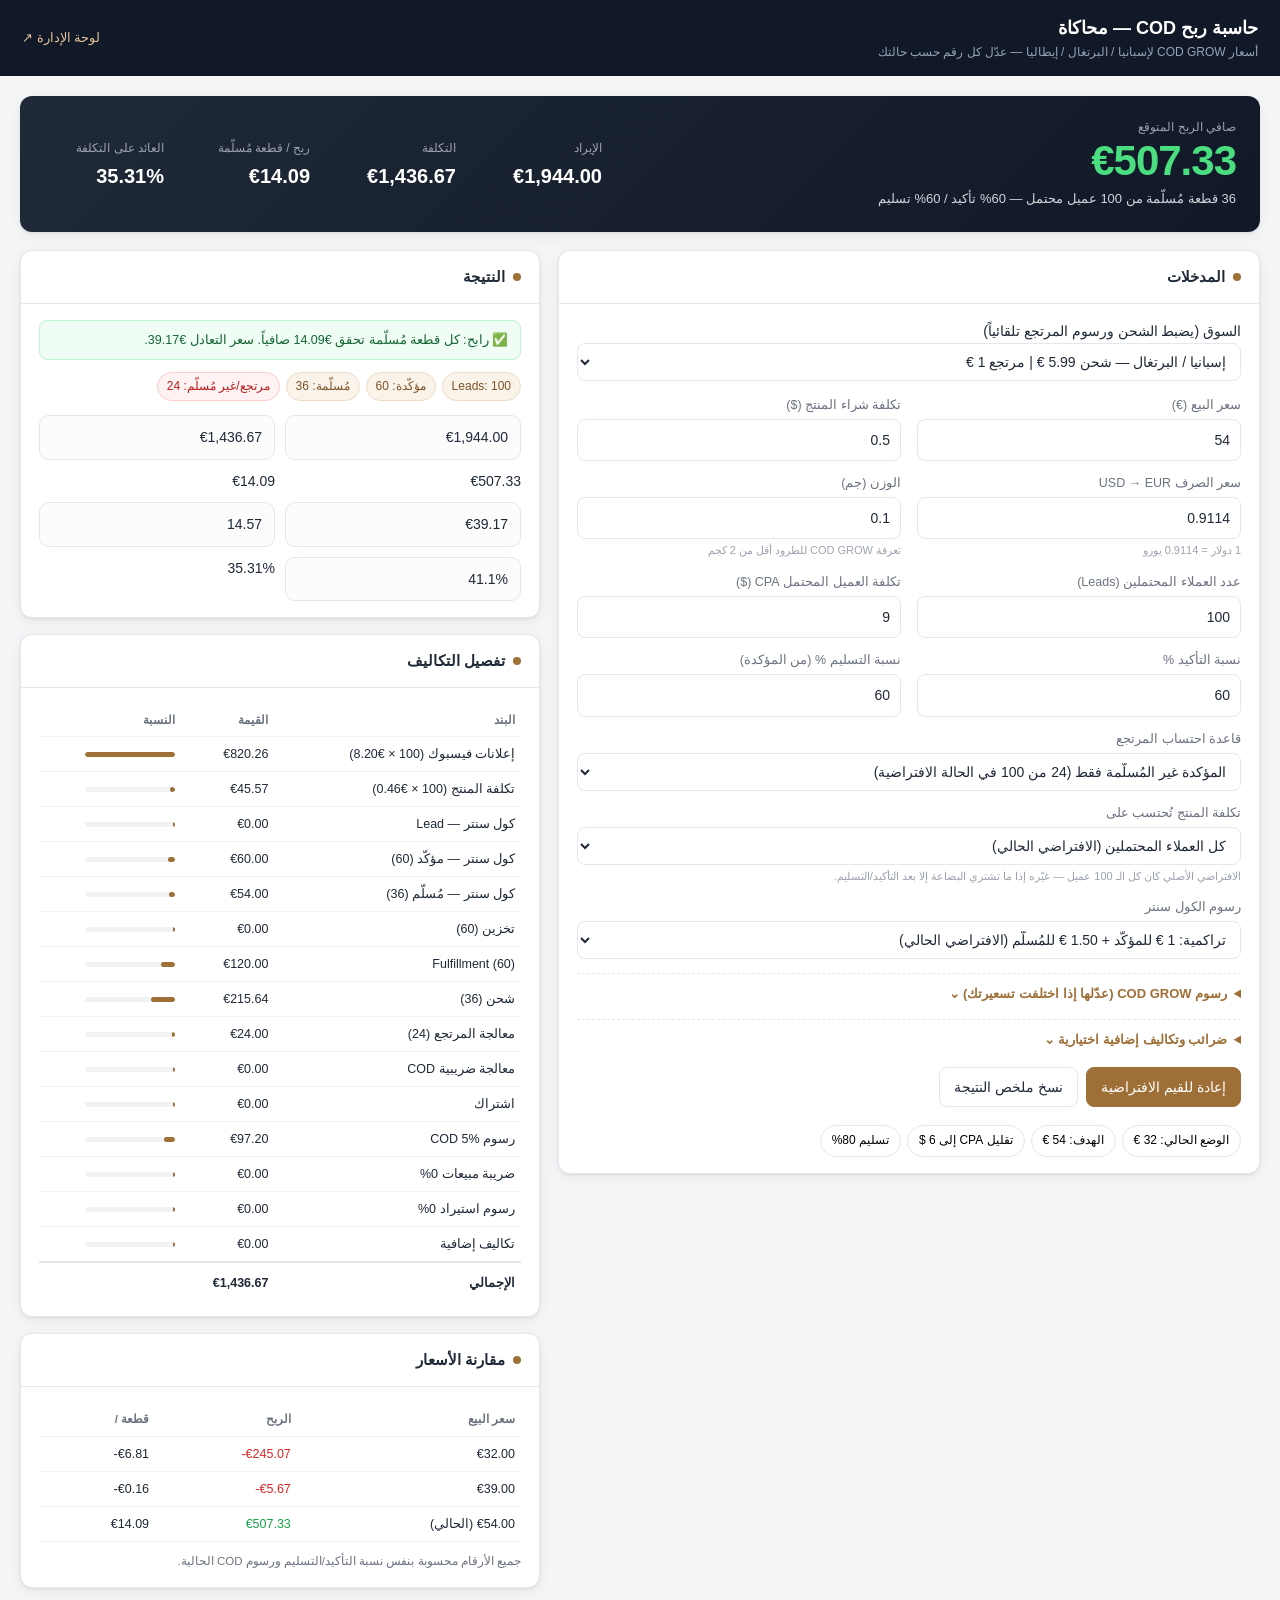
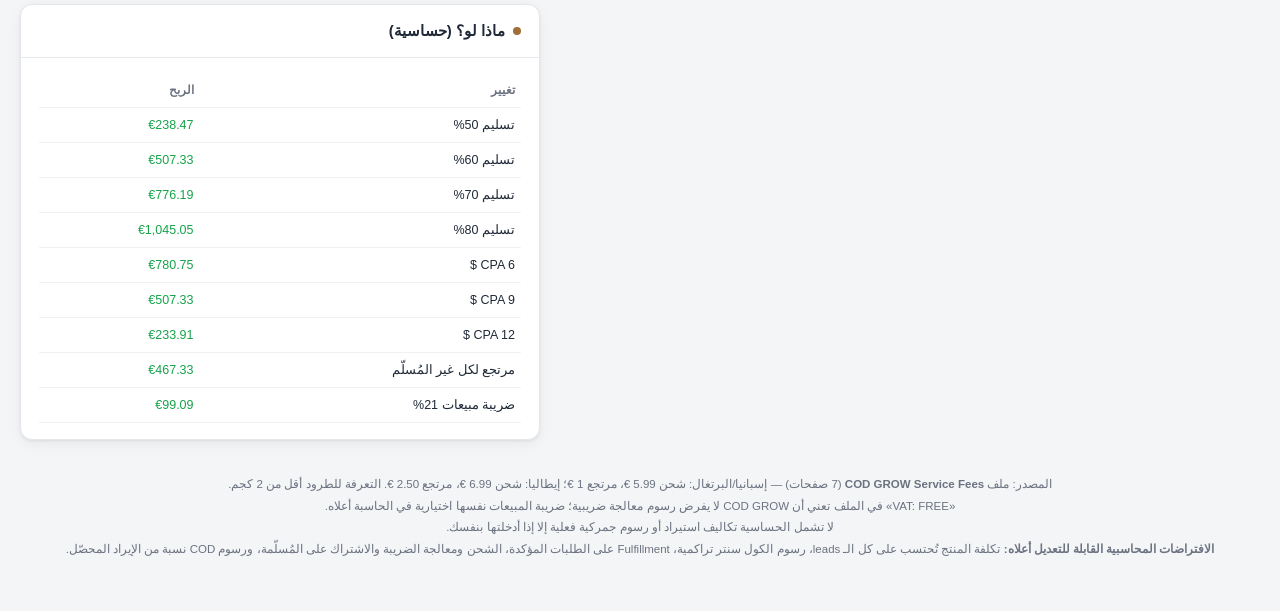
<file: admin/accounts.html>
<!DOCTYPE html>
<html lang="ar" dir="rtl">
<head>
<meta charset="utf-8">
<meta name="viewport" content="width=device-width, initial-scale=1">
<title>حاسبة ربح COD | متجر أوروبي</title>
<style>
:root{
  --bg:#f4f5f7; --panel:#fff; --border:#e5e7eb; --text:#1f2937; --muted:#6b7280;
  --accent:#9f6f38; --accent-2:#ca9d68; --accent-bg:#faf3ea;
  --danger:#dc2626; --danger-bg:#fef2f2; --ok:#16a34a; --ok-bg:#f0fdf4;
  --warn:#d97706; --warn-bg:#fffbeb; --sidebar:#111827; --radius:12px;
  --shadow:0 1px 3px rgba(0,0,0,.07),0 4px 14px rgba(0,0,0,.05);
}
*{box-sizing:border-box}
html,body{margin:0;padding:0}
body{font-family:"Segoe UI","Tajawal",Tahoma,Arial,sans-serif;background:var(--bg);color:var(--text);font-size:14px;line-height:1.6}
a{color:var(--accent)}
button{font:inherit;cursor:pointer}
input,select{font:inherit;color:inherit}
.topbar{background:var(--sidebar);color:#fff;padding:14px 22px;display:flex;align-items:center;gap:14px;flex-wrap:wrap}
.topbar h1{font-size:18px;margin:0}
.topbar p{margin:0;color:#94a3b8;font-size:12px}
.topbar .spacer{flex:1}
.topbar a{color:#e2c39b;font-size:13px;text-decoration:none}
.wrap{max-width:1280px;margin:0 auto;padding:20px}
.hero{background:linear-gradient(135deg,#1f2937,#111827);color:#fff;border-radius:var(--radius);padding:22px 24px;display:flex;gap:26px;align-items:center;flex-wrap:wrap;box-shadow:var(--shadow)}
.hero .main{min-width:240px}
.hero .label{color:#9ca3af;font-size:12px}
.hero .big{font-size:42px;font-weight:800;letter-spacing:-1px;line-height:1.15}
.hero .big.pos{color:#4ade80}.hero .big.neg{color:#f87171}
.hero .sub{color:#d1d5db;font-size:13px;margin-top:4px}
.hero .mini{display:flex;gap:26px;flex-wrap:wrap;margin-inline-start:auto}
.hero .mini div{min-width:120px}
.hero .mini b{display:block;font-size:20px;margin-top:2px}
.layout{display:grid;grid-template-columns:minmax(0,1.35fr) minmax(340px,1fr);gap:18px;margin-top:18px;align-items:start}
.card{background:var(--panel);border:1px solid var(--border);border-radius:var(--radius);box-shadow:var(--shadow);margin-bottom:16px}
.card>h2{font-size:15px;padding:14px 18px;border-bottom:1px solid var(--border);margin:0;display:flex;align-items:center;gap:8px}
.card>h2 .dot{width:8px;height:8px;border-radius:50%;background:var(--accent)}
.card .body{padding:16px 18px}
.grid{display:grid;grid-template-columns:repeat(2,minmax(0,1fr));gap:12px 16px}
.field label{display:block;font-size:12.5px;color:var(--muted);margin-bottom:4px}
.field .hint{font-size:11px;color:#9ca3af;margin-top:3px}
input[type=number],select{width:100%;padding:9px 10px;border:1px solid var(--border);border-radius:8px;background:#fff;outline:none}
input[type=number]:focus,select:focus{border-color:var(--accent);box-shadow:0 0 0 3px var(--accent-bg)}
.full{grid-column:1/-1}
details{margin-top:14px;border-top:1px dashed var(--border);padding-top:10px}
summary{cursor:pointer;color:var(--accent);font-size:13px;font-weight:600}
.actions{display:flex;gap:8px;margin-top:16px;flex-wrap:wrap}
.btn{border:1px solid var(--border);background:#fff;border-radius:8px;padding:8px 14px;color:var(--text)}
.btn.primary{background:var(--accent);color:#fff;border-color:var(--accent)}
.btn:hover{filter:brightness(.97)}
.kpis{display:grid;grid-template-columns:repeat(2,1fr);gap:10px}
.kpi{border:1px solid var(--border);border-radius:10px;padding:10px 12px;background:#fcfcfd}
.kpi span{display:block;font-size:11.5px;color:var(--muted)}
.kpi b{display:block;font-size:17px;margin-top:2px}
.kpi b.pos,.kpi.pos b{color:var(--ok)}.kpi b.neg,.kpi.neg b{color:var(--danger)}
.funnel{display:flex;gap:6px;flex-wrap:wrap;font-size:12px}
.funnel span{background:var(--accent-bg);border:1px solid #ecdcc8;color:#7c5327;padding:4px 9px;border-radius:20px}
.funnel span.bad{background:var(--danger-bg);border-color:#fecaca;color:#b91c1c}
table{width:100%;border-collapse:collapse;font-size:12.5px}
th,td{padding:7px 6px;border-bottom:1px solid #f0f1f3;text-align:start}
th{color:var(--muted);font-weight:600;font-size:11.5px}
td.n,th.n{text-align:end;direction:ltr;unicode-bidi:isolate;font-variant-numeric:tabular-nums}
.bar{height:5px;background:var(--accent);border-radius:3px;min-width:2px}
.barwrap{background:#f1f2f4;border-radius:3px;width:90px;height:5px;overflow:hidden}
tr.total td{font-weight:700;border-top:2px solid var(--border);border-bottom:none;padding-top:10px}
.note{font-size:11.5px;color:var(--muted);margin:10px 0 0;line-height:1.7}
.alert{border-radius:8px;padding:9px 12px;font-size:12.5px;margin-bottom:12px}
.alert.warn{background:var(--warn-bg);border:1px solid #fde68a;color:#92400e}
.alert.ok{background:var(--ok-bg);border:1px solid #bbf7d0;color:#166534}
.alert.bad{background:var(--danger-bg);border:1px solid #fecaca;color:#991b1b}
.chips{display:flex;gap:6px;flex-wrap:wrap;margin-top:10px}
.chip{border:1px solid var(--border);background:#fff;border-radius:20px;padding:5px 11px;font-size:12px}
.chip:hover{border-color:var(--accent);color:var(--accent)}
footer{color:var(--muted);font-size:11.5px;text-align:center;padding:18px 10px 30px;line-height:1.9}
@media(max-width:900px){.layout{grid-template-columns:1fr}.hero .mini{margin-inline-start:0}}
</style>
</head>
<body>
<header class="topbar">
  <div><h1>حاسبة ربح COD — محاكاة</h1><p>أسعار COD GROW لإسبانيا / البرتغال / إيطاليا — عدّل كل رقم حسب حالتك</p></div>
  <div class="spacer"></div>
  <a href="../admin/" target="_blank">لوحة الإدارة ↗</a>
</header>

<main class="wrap">
  <section class="hero">
    <div class="main">
      <div class="label">صافي الربح المتوقع</div>
      <div class="big" id="profitBig">—</div>
      <div class="sub" id="profitSub">—</div>
    </div>
    <div class="mini">
      <div><span class="label">الإيراد</span><b id="revenueMini">—</b></div>
      <div><span class="label">التكلفة</span><b id="costMini">—</b></div>
      <div><span class="label">ربح / قطعة مُسلّمة</span><b id="perMini">—</b></div>
      <div><span class="label">العائد على التكلفة</span><b id="roiMini">—</b></div>
    </div>
  </section>

  <div class="layout">
    <section>
      <div class="card">
        <h2><span class="dot"></span> المدخلات</h2>
        <div class="body">
          <div class="full" style="margin-bottom:14px">
            <label for="market">السوق (يضبط الشحن ورسوم المرتجع تلقائياً)</label>
            <select id="market">
              <option value="es">إسبانيا / البرتغال — شحن 5.99 € | مرتجع 1 €</option>
              <option value="it">إيطاليا — شحن 6.99 € | مرتجع 2.50 €</option>
            </select>
          </div>
          <div class="grid">
            <div class="field"><label for="price">سعر البيع (€)</label><input type="number" id="price" value="54" min="0" step="0.01"></div>
            <div class="field"><label for="cost">تكلفة شراء المنتج ($)</label><input type="number" id="cost" value="0.5" min="0" step="0.01"></div>
            <div class="field"><label for="rate">سعر الصرف USD → EUR</label><input type="number" id="rate" value="0.9114" min="0" step="0.0001"><div class="hint">1 دولار = 0.9114 يورو</div></div>
            <div class="field"><label for="weight">الوزن (جم)</label><input type="number" id="weight" value="0.1" min="0" step="0.1"><div class="hint">تعرفة COD GROW للطرود أقل من 2 كجم</div></div>
            <div class="field"><label for="leads">عدد العملاء المحتملين (Leads)</label><input type="number" id="leads" value="100" min="0" step="1"></div>
            <div class="field"><label for="cpa">تكلفة العميل المحتمل CPA ($)</label><input type="number" id="cpa" value="9" min="0" step="0.01"></div>
            <div class="field"><label for="conf">نسبة التأكيد %</label><input type="number" id="conf" value="60" min="0" max="100" step="1"></div>
            <div class="field"><label for="deliv">نسبة التسليم % (من المؤكدة)</label><input type="number" id="deliv" value="60" min="0" max="100" step="1"></div>
            <div class="field full"><label for="returnMode">قاعدة احتساب المرتجع</label>
              <select id="returnMode">
                <option value="confirmed">المؤكدة غير المُسلّمة فقط (24 من 100 في الحالة الافتراضية)</option>
                <option value="all">كل طلبات غير المُسلّمة (64 من 100 في الحالة الافتراضية)</option>
              </select>
            </div>
            <div class="field full"><label for="costBasis">تكلفة المنتج تُحتسب على</label>
              <select id="costBasis">
                <option value="all">كل العملاء المحتملين (الافتراضي الحالي)</option>
                <option value="confirmed">الطلبات المؤكدة فقط</option>
                <option value="delivered">الطلبات المُسلّمة فقط</option>
              </select>
              <div class="hint">الافتراضي الأصلي كان كل الـ 100 عميل — غيّره إذا ما تشتري البضاعة إلا بعد التأكيد/التسليم.</div>
            </div>
            <div class="field full"><label for="ccMode">رسوم الكول سنتر</label>
              <select id="ccMode">
                <option value="cumulative">تراكمية: 1 € للمؤكّد + 1.50 € للمُسلّم (الافتراضي الحالي)</option>
                <option value="deliveredOnly">غير تراكمية: 1.50 € للمُسلّم فقط بدل رسوم المؤكّد</option>
              </select>
            </div>
          </div>

          <details>
            <summary>رسوم COD GROW (عدّلها إذا اختلفت تسعيرتك) ⌄</summary>
            <div class="grid" style="margin-top:12px">
              <div class="field"><label for="ccLead">كول سنتر — Lead (€)</label><input type="number" id="ccLead" value="0" min="0" step="0.01"></div>
              <div class="field"><label for="ccConf">كول سنتر — مؤكّد (€)</label><input type="number" id="ccConf" value="1" min="0" step="0.01"></div>
              <div class="field"><label for="ccDeliv">كول سنتر — مُسلّم (€)</label><input type="number" id="ccDeliv" value="1.5" min="0" step="0.01"></div>
              <div class="field"><label for="storage">تخزين (€ / مؤكّد)</label><input type="number" id="storage" value="0" min="0" step="0.01"></div>
              <div class="field"><label for="fulfill">Fulfillment (€ / مؤكّد)</label><input type="number" id="fulfill" value="2" min="0" step="0.01"></div>
              <div class="field"><label for="shipping">شحن (€ / مُسلّم)</label><input type="number" id="shipping" value="5.99" min="0" step="0.01"></div>
              <div class="field"><label for="retFee">معالجة المرتجع (€ / طلب)</label><input type="number" id="retFee" value="1" min="0" step="0.01"></div>
              <div class="field"><label for="codPct">رسوم COD % من الإيراد</label><input type="number" id="codPct" value="5" min="0" max="100" step="0.1"></div>
              <div class="field"><label for="vatHandle">معالجة ضريبية COD (€ / مُسلّم)</label><input type="number" id="vatHandle" value="0" min="0" step="0.01"></div>
              <div class="field"><label for="sub">اشتراك (€ / مُسلّم)</label><input type="number" id="sub" value="0" min="0" step="0.01"></div>
            </div>
          </details>

          <details>
            <summary>ضرائب وتكاليف إضافية اختيارية ⌄</summary>
            <div class="grid" style="margin-top:12px">
              <div class="field"><label for="vat">ضريبة مبيعات % (إسبانيا 21 / إيطاليا 22 / البرتغال 23)</label><input type="number" id="vat" value="0" min="0" max="100" step="0.1"><div class="hint">اتركها 0 إذا كان السعر شاملاً ولا تريد احتسابها</div></div>
              <div class="field"><label for="duty">رسوم استيراد % من الإيراد</label><input type="number" id="duty" value="0" min="0" max="100" step="0.1"></div>
              <div class="field full"><label for="extra">تكاليف ثابتة أخرى (€)</label><input type="number" id="extra" value="0" min="0" step="0.01"></div>
            </div>
          </details>

          <div class="actions">
            <button class="btn primary" id="reset">إعادة للقيم الافتراضية</button>
            <button class="btn" id="copy">نسخ ملخص النتيجة</button>
            <div class="chips">
              <button class="chip" data-preset="base">الوضع الحالي: 32 €</button>
              <button class="chip" data-preset="target">الهدف: 54 €</button>
              <button class="chip" data-preset="cpa6">تقليل CPA إلى 6 $</button>
              <button class="chip" data-preset="d80">تسليم 80%</button>
            </div>
          </div>
        </div>
      </div>
    </section>

    <aside>
      <div class="card"><h2><span class="dot"></span> النتيجة</h2><div class="body">
        <div id="alert"></div>
        <div class="funnel" id="funnel"></div>
        <div class="kpis" style="margin-top:14px">
          <div class="kpi" id="k-revenue"><span>الإيراد</span><b>—</b></div>
          <div class="kpi" id="k-cost"><span>إجمالي التكلفة</span><b>—</b></div>
          <div class="kpi" id="k-profit"><span>صافي الربح</span><b>—</b></div>
          <div class="kpi" id="k-per"><span>ربح / قطعة مُسلّمة</span><b>—</b></div>
          <div class="kpi" id="k-be"><span>سعر التعادل</span><b>—</b></div>
          <div class="kpi" id="k-beCpa"><span>CPA التعادل ($)</span><b>—</b></div>
          <div class="kpi" id="k-beDeliv"><span>تسليم مطلوب للتعادل</span><b>—</b></div>
          <div class="kpi" id="k-roi"><span>العائد على التكلفة</span><b>—</b></div>
        </div>
      </div></div>

      <div class="card"><h2><span class="dot"></span> تفصيل التكاليف</h2><div class="body">
        <table><thead><tr><th>البند</th><th class="n">القيمة</th><th>النسبة</th></tr></thead><tbody id="breakdown"></tbody></table>
      </div></div>

      <div class="card"><h2><span class="dot"></span> مقارنة الأسعار</h2><div class="body">
        <table><thead><tr><th>سعر البيع</th><th class="n">الربح</th><th class="n">/ قطعة</th></tr></thead><tbody id="priceTable"></tbody></table>
        <p class="note">جميع الأرقام محسوبة بنفس نسبة التأكيد/التسليم ورسوم COD الحالية.</p>
      </div></div>

      <div class="card"><h2><span class="dot"></span> ماذا لو؟ (حساسية)</h2><div class="body">
        <table><thead><tr><th>تغيير</th><th class="n">الربح</th></tr></thead><tbody id="sensTable"></tbody></table>
      </div></div>
    </aside>
  </div>

  <footer>
    المصدر: ملف <b>COD GROW Service Fees</b> (7 صفحات) — إسبانيا/البرتغال: شحن 5.99 €، مرتجع 1 €؛ إيطاليا: شحن 6.99 €، مرتجع 2.50 €. التعرفة للطرود أقل من 2 كجم.<br>
    «VAT: FREE» في الملف تعني أن COD GROW لا يفرض رسوم معالجة ضريبية؛ ضريبة المبيعات نفسها اختيارية في الحاسبة أعلاه.<br>
    لا تشمل الحساسية تكاليف استيراد أو رسوم جمركية فعلية إلا إذا أدخلتها بنفسك.<br>
    <b>الافتراضات المحاسبية القابلة للتعديل أعلاه:</b> تكلفة المنتج تُحتسب على كل الـ leads، رسوم الكول سنتر تراكمية، Fulfillment على الطلبات المؤكدة، الشحن ومعالجة الضريبة والاشتراك على المُسلّمة، ورسوم COD نسبة من الإيراد المحصّل.
  </footer>
</main>

<script>
(function(){
  'use strict';
  const $ = id => document.getElementById(id);
  const MARKETS = {
    es:{shipping:5.99, retFee:1},
    it:{shipping:6.99, retFee:2.5}
  };
  const FIELDS = ['price','cost','rate','weight','leads','cpa','conf','deliv','ccLead','ccConf','ccDeliv','storage','fulfill','shipping','retFee','codPct','vatHandle','sub','vat','duty','extra'];
  const DEFAULTS = {price:54,cost:0.5,rate:0.9114,weight:0.1,leads:100,cpa:9,conf:60,deliv:60,ccLead:0,ccConf:1,ccDeliv:1.5,storage:0,fulfill:2,shipping:5.99,retFee:1,codPct:5,vatHandle:0,sub:0,vat:0,duty:0,extra:0,market:'es',returnMode:'confirmed',costBasis:'all',ccMode:'cumulative'};
  const v = id => { const n = parseFloat($(id).value); return Number.isFinite(n) ? n : 0; };
  const money = n => (n<0?'-':'')+'€'+Math.abs(n).toLocaleString('en-US',{minimumFractionDigits:2,maximumFractionDigits:2});
  const num = n => n.toLocaleString('en-US',{maximumFractionDigits:2});
  const pct = n => (n*100).toLocaleString('en-US',{maximumFractionDigits:1})+'%';
  const set = (id,text,cls) => {
    const el=$(id); el.textContent=text;
    if(cls){ const target=el.querySelector('b')||el; target.className=cls; }
  };

  function calc(o){
    const rate=o.rate||1;
    const leads=o.leads, confirmed=leads*o.conf/100, delivered=confirmed*o.deliv/100;
    const notDelivConfirmed=confirmed-delivered, nonDeliveredAll=leads-delivered;
    const returnCount = o.returnMode==='all' ? nonDeliveredAll : notDelivConfirmed;
    const revenue=delivered*o.price;
    const variablePct=(o.codPct+o.vat+o.duty)/100;
    const productCount = o.costBasis==='confirmed' ? confirmed : o.costBasis==='delivered' ? delivered : leads;
    const ccConfCharge = o.ccMode==='deliveredOnly' ? 0 : confirmed;
    const items=[
      ['إعلانات فيسبوك ('+num(leads)+' × '+money(o.cpa*rate)+')', leads*o.cpa*rate],
      ['تكلفة المنتج ('+num(productCount)+' × '+money(o.cost*rate)+')', productCount*o.cost*rate],
      ['كول سنتر — Lead', leads*o.ccLead],
      ['كول سنتر — مؤكّد ('+num(ccConfCharge)+')', ccConfCharge*o.ccConf],
      ['كول سنتر — مُسلّم ('+num(delivered)+')', delivered*o.ccDeliv],
      ['تخزين ('+num(confirmed)+')', confirmed*o.storage],
      ['Fulfillment ('+num(confirmed)+')', confirmed*o.fulfill],
      ['شحن ('+num(delivered)+')', delivered*o.shipping],
      ['معالجة المرتجع ('+num(returnCount)+')', returnCount*o.retFee],
      ['معالجة ضريبية COD', delivered*o.vatHandle],
      ['اشتراك', delivered*o.sub],
      ['رسوم COD '+num(o.codPct)+'%', revenue*o.codPct/100],
      ['ضريبة مبيعات '+num(o.vat)+'%', revenue*o.vat/100],
      ['رسوم استيراد '+num(o.duty)+'%', revenue*o.duty/100],
      ['تكاليف إضافية', o.extra]
    ];
    const total=items.reduce((s,x)=>s+x[1],0);
    const profit=revenue-total;
    const fixed=items.filter((_,i)=>![11,12,13].includes(i)).reduce((s,x)=>s+x[1],0);
    const bePrice = variablePct<1 ? fixed/(delivered*(1-variablePct)) : Infinity;
    const adsCost=leads*o.cpa*rate;
    const otherFixed=fixed-adsCost;
    const beCpa = (revenue*(1-variablePct)-otherFixed)/(leads*rate);
    // Required delivery rate at current confirmation: solve d*C*unit - A = 0
    // A = كل التكاليف الثابتة عند تسليم صفر؛ unit = الربح الإضافي لكل طلب مُسلّم إضافي
    const C=confirmed;
    let A=adsCost + leads*o.ccLead + (o.ccMode==='deliveredOnly'?0:C*o.ccConf) + C*o.storage + C*o.fulfill + o.extra
          + (o.returnMode==='all' ? leads*o.retFee : C*o.retFee);
    if(o.costBasis==='all') A+=leads*o.cost*rate;
    else if(o.costBasis==='confirmed') A+=C*o.cost*rate;
    let unit=o.price*(1-variablePct)-o.ccDeliv-o.shipping-o.vatHandle-o.sub+o.retFee;
    if(o.costBasis==='delivered') unit-=o.cost*rate;
    const beDeliv = unit>0 && C>0 ? A/(C*unit) : Infinity;
    return {leads,confirmed,delivered,notDelivConfirmed,nonDeliveredAll,returnCount,revenue,total,items,profit,per:delivered?profit/delivered:0,roi:total?profit/total*100:0,bePrice,beCpa,beDeliv,variablePct,rate};
  }

  function read(){
    const o={}; FIELDS.forEach(f=>o[f]=v(f));
    o.market=$('market').value; o.returnMode=$('returnMode').value;
    o.costBasis=$('costBasis').value; o.ccMode=$('ccMode').value;
    return o;
  }

  function render(){
    const o=read(), r=calc(o);
    set('profitBig', money(r.profit), 'big '+(r.profit>=0?'pos':'neg'));
    set('profitSub', num(r.delivered)+' قطعة مُسلّمة من '+num(r.leads)+' عميل محتمل — '+num(o.conf)+'% تأكيد / '+num(o.deliv)+'% تسليم');
    set('revenueMini', money(r.revenue)); set('costMini', money(r.total));
    set('perMini', money(r.per)); set('roiMini', num(r.roi)+'%');

    const cls=r.profit>=0?'pos':'neg';
    set('k-revenue', money(r.revenue)); set('k-cost', money(r.total));
    set('k-profit', money(r.profit), cls); set('k-per', money(r.per), cls);
    set('k-be', Number.isFinite(r.bePrice)?money(r.bePrice):'غير ممكن');
    set('k-beCpa', Number.isFinite(r.beCpa)?num(Math.max(0,r.beCpa)):'—');
    const delivText = (Number.isFinite(r.beDeliv) && r.beDeliv<=1) ? pct(Math.max(0,r.beDeliv)) : 'غير ممكن';
    set('k-beDeliv', delivText);
    set('k-roi', num(r.roi)+'%', cls);

    $('funnel').innerHTML='';
    [['Leads: '+num(r.leads),false],['مؤكّدة: '+num(r.confirmed),false],['مُسلّمة: '+num(r.delivered),false],['مرتجع/غير مُسلّم: '+num(r.returnCount),true]].forEach(([t,bad])=>{
      const s=document.createElement('span'); if(bad)s.className='bad'; s.textContent=t; $('funnel').appendChild(s);
    });

    const alert=$('alert'); alert.innerHTML='';
    let msg='', kind='ok';
    if(o.weight>=2000){ msg='⚠️ الوزن '+num(o.weight)+' جم يتجاوز 2 كجم — تعرفة COD GROW المذكورة للطرود الأقل من 2 كجم فقط.'; kind='warn'; }
    else if(r.profit>=0){ msg='✅ رابح: كل قطعة مُسلّمة تحقق '+money(r.per)+' صافياً. سعر التعادل '+money(r.bePrice)+'.'; }
    else { msg='❌ خاسر: تحتاج سعر بيع ≥ '+money(r.bePrice)+'، أو CPA ≤ '+num(Math.max(0,r.beCpa))+' $'+(delivText==='غير ممكن' ? '، وتحسين التسليم وحده لا يكفي' : '، أو تسليم ≥ '+delivText)+' للتعادل.'; kind='bad'; }
    alert.className='alert '+kind; alert.textContent=msg;

    const max=Math.max(1,...r.items.map(x=>x[1]));
    $('breakdown').innerHTML='';
    r.items.forEach(([label,val])=>{
      const tr=document.createElement('tr');
      const t1=document.createElement('td'); t1.textContent=label;
      const t2=document.createElement('td'); t2.className='n'; t2.textContent=money(val);
      const t3=document.createElement('td');
      const wrap=document.createElement('div'); wrap.className='barwrap';
      const bar=document.createElement('div'); bar.className='bar'; bar.style.width=(val/max*100)+'%';
      wrap.appendChild(bar); t3.appendChild(wrap);
      tr.append(t1,t2,t3); $('breakdown').appendChild(tr);
    });
    const tr=document.createElement('tr'); tr.className='total';
    const a=document.createElement('td'); a.textContent='الإجمالي';
    const b=document.createElement('td'); b.className='n'; b.textContent=money(r.total);
    const c=document.createElement('td'); c.textContent='';
    tr.append(a,b,c); $('breakdown').appendChild(tr);

    const prices=[Math.round(o.price),32,39,54].filter((x,i,arr)=>arr.indexOf(x)===i).sort((a,b)=>a-b);
    $('priceTable').innerHTML='';
    prices.forEach(p=>{
      const rr=calc(Object.assign({},o,{price:p}));
      const row=document.createElement('tr');
      const t1=document.createElement('td'); t1.textContent=money(p)+(p===Math.round(o.price)?' (الحالي)':'');
      const t2=document.createElement('td'); t2.className='n'; t2.textContent=money(rr.profit); t2.style.color=rr.profit>=0?'var(--ok)':'var(--danger)';
      const t3=document.createElement('td'); t3.className='n'; t3.textContent=money(rr.per);
      row.append(t1,t2,t3); $('priceTable').appendChild(row);
    });

    const sens=[];
    [50,60,70,80].forEach(d=>sens.push(['تسليم '+d+'%', calc(Object.assign({},o,{deliv:d})).profit]));
    [6,9,12].forEach(cpa=>sens.push(['CPA '+cpa+' $', calc(Object.assign({},o,{cpa:cpa})).profit]));
    sens.push(['مرتجع لكل غير المُسلّم', calc(Object.assign({},o,{returnMode:'all'})).profit]);
    sens.push(['ضريبة مبيعات 21%', calc(Object.assign({},o,{vat:21})).profit]);
    $('sensTable').innerHTML='';
    sens.forEach(([label,val])=>{
      const row=document.createElement('tr');
      const t1=document.createElement('td'); t1.textContent=label;
      const t2=document.createElement('td'); t2.className='n'; t2.textContent=money(val); t2.style.color=val>=0?'var(--ok)':'var(--danger)';
      row.append(t1,t2); $('sensTable').appendChild(row);
    });
    $('copy').dataset.summary = 'حاسبة COD — '+o.market+' | سعر البيع '+money(o.price)+' | CPA '+num(o.cpa)+' $ | تأكيد '+num(o.conf)+'% | تسليم '+num(o.deliv)+'%\n'
      +'Leads '+num(o.leads)+' → مؤكدة '+num(r.confirmed)+' → مُسلّمة '+num(r.delivered)+'\n'
      +'الإيراد '+money(r.revenue)+' | التكلفة '+money(r.total)+' | صافي الربح '+money(r.profit)+' | للقطعة '+money(r.per)+' | ROI '+num(r.roi)+'%\n'
      +'سعر التعادل '+money(r.bePrice)+' | CPA التعادل '+num(Math.max(0,r.beCpa))+' $ | تسليم مطلوب '+delivText+'\n'
      +'الافتراضات: تكلفة المنتج على '+o.costBasis+' | كول سنتر '+o.ccMode+' | مرتجع '+o.returnMode;
  }

  FIELDS.forEach(f=>$(f).addEventListener('input',render));
  ['market','returnMode','costBasis','ccMode'].forEach(f=>$(f).addEventListener('change',()=>{
    if(f==='market'){
      const m=MARKETS[$(f).value];
      $('shipping').value=m.shipping; $('retFee').value=m.retFee;
    }
    render();
  }));
  $('reset').addEventListener('click',()=>{
    Object.keys(DEFAULTS).forEach(k=>{ const el=$(k); if(el) el.value=DEFAULTS[k]; });
    render();
  });
  document.querySelectorAll('[data-preset]').forEach(btn=>btn.addEventListener('click',()=>{
    const p=btn.dataset.preset;
    if(p==='base'){ $('price').value=32; $('cpa').value=9; $('conf').value=60; $('deliv').value=60; }
    if(p==='target'){ $('price').value=54; }
    if(p==='cpa6'){ $('cpa').value=6; }
    if(p==='d80'){ $('deliv').value=80; }
    render();
  }));
  $('copy').addEventListener('click',async()=>{
    const text=$('copy').dataset.summary||'';
    try{ await navigator.clipboard.writeText(text); $('copy').textContent='تم النسخ ✓'; setTimeout(()=>$('copy').textContent='نسخ ملخص النتيجة',1500); }
    catch(e){ window.prompt('انسخ الملخص:',text); }
  });
  render();
})();
</script>
</body>
</html>
</file>
